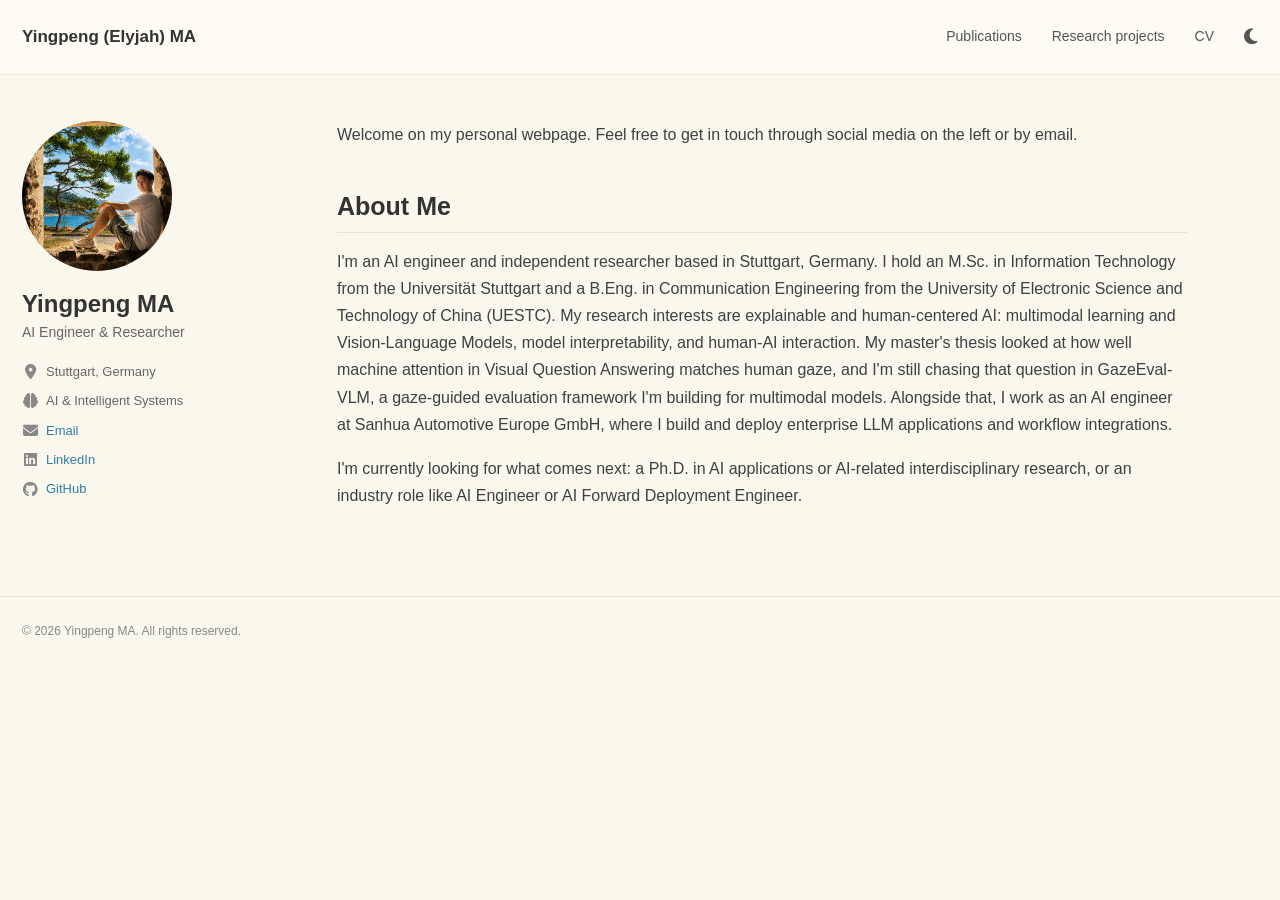
<file: index.html>
<!doctype html>
<html lang="en">
<head>
  <meta charset="utf-8">
  <meta name="viewport" content="width=device-width, initial-scale=1">
  <title>Home | Yingpeng MA</title>
  <link rel="stylesheet" href="style.css">
  <link rel="stylesheet" href="https://cdnjs.cloudflare.com/ajax/libs/font-awesome/6.7.2/css/all.min.css">
</head>

<body>
  <!-- Top Navigation -->
  <div class="masthead">
    <div class="masthead__inner-wrap">
      <div class="site-title">
        <a href="index.html">Yingpeng (Elyjah) MA</a>
      </div>
      <button class="nav-toggle" aria-label="Toggle navigation">☰</button>
      <nav class="greedy-nav">
        <a href="publications.html">Publications</a>
        <a href="projects.html">Research projects</a>
        <a href="cv.html">CV</a>
        <button class="mode-toggle" aria-label="Toggle dark mode" title="黑白模式切换">
          <i class="fa-solid fa-moon"></i>
        </button>
      </nav>
    </div>
  </div>

  <!-- Main Page Layout -->
  <div class="page-wrap">
    <!-- Left Sidebar -->
    <aside class="sidebar">
      <div class="author-profile">
        <img class="author-avatar"
             src="assets/p1.png"
             alt="Yingpeng Ma">

        <h1>Yingpeng MA</h1>
        <p class="author-role">AI Engineer & Researcher</p>

        <ul class="author-links">
          <li>
            <i class="fa-solid fa-location-dot icon"></i>
            <span>Stuttgart, Germany</span>
          </li>
          <li>
            <i class="fa-solid fa-brain icon"></i>
            <span>AI & Intelligent Systems</span>
          </li>
          <li>
            <i class="fa-solid fa-envelope icon"></i>
            <a href="mailto:yingpengma@gmail.com">Email</a>
          </li>
          <li>
            <i class="fa-brands fa-linkedin icon"></i>
            <a href="https://www.linkedin.com/in/yp-elyjah-ma/" target="_blank">LinkedIn</a>
          </li>
          <li>
            <i class="fa-brands fa-github icon"></i>
            <a href="https://github.com/ingingx" target="_blank">GitHub</a>
          </li>
        </ul>
      </div>
    </aside>

    <!-- Main Content -->
    <main class="page-content">
      <article class="page">
        <p class="intro">
          Welcome on my personal webpage. 
          Feel free to get in touch through social media on the left or by email.
        </p>

        <h2>About Me</h2>

        <p>
          I'm an AI engineer and independent researcher based in Stuttgart, Germany.
          I hold an M.Sc. in Information Technology from the Universität Stuttgart
          and a B.Eng. in Communication Engineering from the University of Electronic
          Science and Technology of China (UESTC). My research interests are
          explainable and human-centered AI: multimodal learning and Vision-Language
          Models, model interpretability, and human-AI interaction. My master's
          thesis looked at how well machine attention in Visual Question Answering
          matches human gaze, and I'm still chasing that question in GazeEval-VLM, a
          gaze-guided evaluation framework I'm building for multimodal models.
          Alongside that, I work as an AI engineer at Sanhua Automotive Europe GmbH,
          where I build and deploy enterprise LLM applications and workflow
          integrations.
        </p>

        <p>
          I'm currently looking for what comes next: a Ph.D. in AI applications or
          AI-related interdisciplinary research, or an industry role like AI
          Engineer or AI Forward Deployment Engineer.
        </p>
      </article>
    </main>
  </div>

  <!-- Footer -->
  <footer>
    © <span id="year"></span> Yingpeng MA. All rights reserved.
  </footer>

  <script src="script.js"></script>
</body>
</html>
</file>
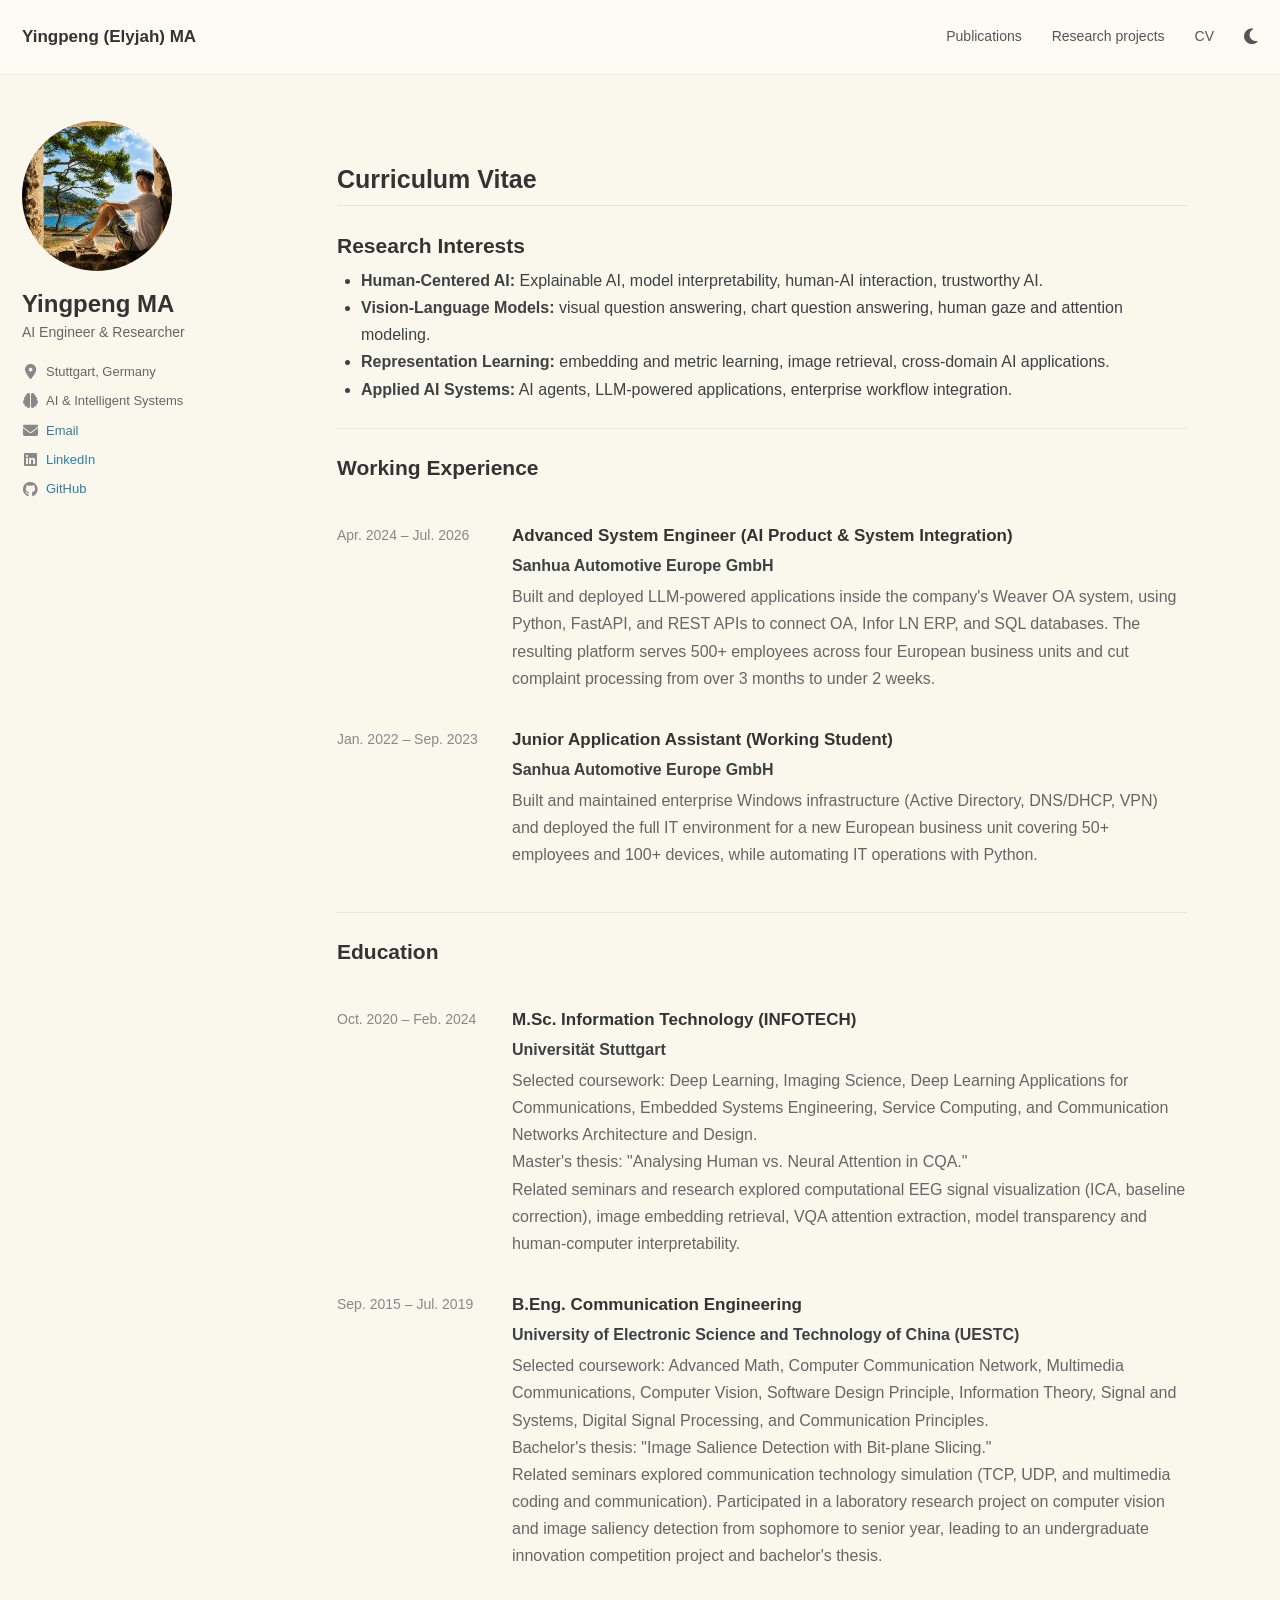
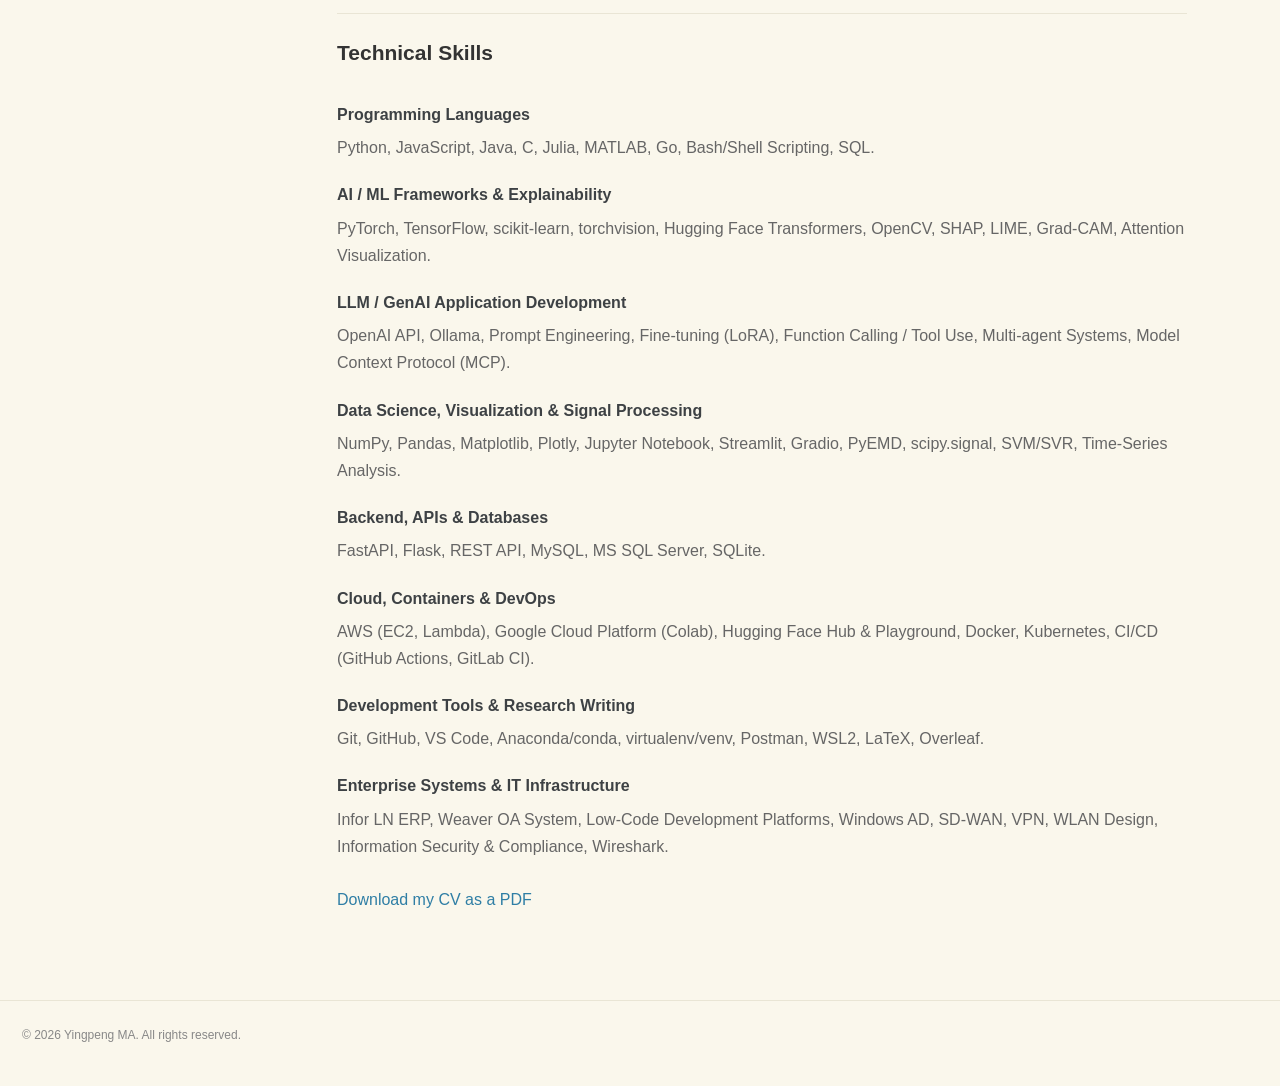
<file: cv.html>
<!doctype html>
<html lang="en">
<head>
  <meta charset="utf-8">
  <meta name="viewport" content="width=device-width, initial-scale=1">
  <title>CV | Yingpeng MA</title>
  <link rel="stylesheet" href="style.css">
  <link rel="stylesheet" href="https://cdnjs.cloudflare.com/ajax/libs/font-awesome/6.7.2/css/all.min.css">
</head>

<body>
  <!-- Top Navigation -->
  <div class="masthead">
    <div class="masthead__inner-wrap">
      <div class="site-title">
        <a href="index.html">Yingpeng (Elyjah) MA</a>
      </div>
      <button class="nav-toggle" aria-label="Toggle navigation">☰</button>
      <nav class="greedy-nav">
        <a href="publications.html">Publications</a>
        <a href="projects.html">Research projects</a>
        <a href="cv.html">CV</a>
        <button class="mode-toggle" aria-label="Toggle dark mode" title="黑白模式切换">
          <i class="fa-solid fa-moon"></i>
        </button>
      </nav>
    </div>
  </div>

  <!-- Main Page Layout -->
  <div class="page-wrap">
    <!-- Left Sidebar -->
    <aside class="sidebar">
      <div class="author-profile">
        <img class="author-avatar"
             src="assets/p1.png"
             alt="Yingpeng Ma">

        <h1>Yingpeng MA</h1>
        <p class="author-role">AI Engineer & Researcher</p>

        <ul class="author-links">
          <li>
            <i class="fa-solid fa-location-dot icon"></i>
            <span>Stuttgart, Germany</span>
          </li>
          <li>
            <i class="fa-solid fa-brain icon"></i>
            <span>AI & Intelligent Systems</span>
          </li>
          <li>
            <i class="fa-solid fa-envelope icon"></i>
            <a href="mailto:yingpengma@gmail.com">Email</a>
          </li>
          <li>
            <i class="fa-brands fa-linkedin icon"></i>
            <a href="https://www.linkedin.com/in/yp-elyjah-ma/" target="_blank">LinkedIn</a>
          </li>
          <li>
            <i class="fa-brands fa-github icon"></i>
            <a href="https://github.com/ingingx" target="_blank">GitHub</a>
          </li>
        </ul>
      </div>
    </aside>

    <!-- Main Content -->
    <main class="page-content">
      <article class="page">
        <h2>Curriculum Vitae</h2>

        <h3 class="cv-section-title">Research Interests</h3>
        <ul>
          <li>
            <strong>Human-Centered AI:</strong> Explainable AI, model
            interpretability, human-AI interaction, trustworthy AI.
          </li>
          <li>
            <strong>Vision-Language Models:</strong> visual question answering,
            chart question answering, human gaze and attention modeling.
          </li>
          <li>
            <strong>Representation Learning:</strong> embedding and metric
            learning, image retrieval, cross-domain AI applications.
          </li>
          <li>
            <strong>Applied AI Systems:</strong> AI agents, LLM-powered applications,
            enterprise workflow integration.
          </li>
        </ul>

        <h3 class="cv-section-title">Working Experience</h3>

        <div class="cv-list">
          <div class="cv-item">
            <div class="cv-date">Apr. 2024 – Jul. 2026</div>
            <div>
              <h4>Advanced System Engineer (AI Product & System Integration)</h4>
              <p class="cv-org">Sanhua Automotive Europe GmbH</p>
              <p>
                Built and deployed LLM-powered applications inside the
                company's Weaver OA system, using Python, FastAPI, and REST
                APIs to connect OA, Infor LN ERP, and SQL databases. The
                resulting platform serves 500+ employees across four European
                business units and cut complaint processing from over 3 months
                to under 2 weeks.
              </p>
            </div>
          </div>

          <div class="cv-item">
            <div class="cv-date">Jan. 2022 – Sep. 2023</div>
            <div>
              <h4>Junior Application Assistant (Working Student)</h4>
              <p class="cv-org">Sanhua Automotive Europe GmbH</p>
              <p>
                Built and maintained enterprise Windows infrastructure (Active
                Directory, DNS/DHCP, VPN) and deployed the full IT environment
                for a new European business unit covering 50+ employees and
                100+ devices, while automating IT operations with Python.
              </p>
            </div>
          </div>
        </div>

        <h3 class="cv-section-title">Education</h3>

        <div class="cv-list">
          <div class="cv-item">
            <div class="cv-date">Oct. 2020 – Feb. 2024</div>
            <div>
              <h4>M.Sc. Information Technology (INFOTECH)</h4>
              <p class="cv-org">Universität Stuttgart</p>
              <p>
                Selected coursework: Deep Learning, Imaging Science, Deep
                Learning Applications for Communications, Embedded Systems
                Engineering, Service Computing, and Communication Networks
                Architecture and Design.
              </p>
              <p>
                Master's thesis: "Analysing Human vs. Neural Attention in
                CQA."
              </p>
              <p>
                Related seminars and research explored computational EEG
                signal visualization (ICA, baseline correction), image
                embedding retrieval, VQA attention extraction, model
                transparency and human-computer interpretability.
              </p>
            </div>
          </div>

          <div class="cv-item">
            <div class="cv-date">Sep. 2015 – Jul. 2019</div>
            <div>
              <h4>B.Eng. Communication Engineering</h4>
              <p class="cv-org">University of Electronic Science and Technology of China (UESTC)</p>
              <p>
                Selected coursework: Advanced Math, Computer Communication
                Network, Multimedia Communications, Computer Vision, Software
                Design Principle, Information Theory, Signal and Systems,
                Digital Signal Processing, and Communication Principles.
              </p>
              <p>
                Bachelor's thesis: "Image Salience Detection with Bit-plane
                Slicing."
              </p>
              <p>
                Related seminars explored communication technology simulation
                (TCP, UDP, and multimedia coding and communication).
                Participated in a laboratory research project on computer
                vision and image saliency detection from sophomore to senior
                year, leading to an undergraduate innovation competition
                project and bachelor's thesis.
              </p>
            </div>
          </div>
        </div>

        <h3 class="cv-section-title">Technical Skills</h3>
        <ul class="skill-list">
          <li class="skill-item">
            <strong>Programming Languages</strong>
            <span>Python, JavaScript, Java, C, Julia, MATLAB, Go, Bash/Shell
            Scripting, SQL.</span>
          </li>
          <li class="skill-item">
            <strong>AI / ML Frameworks & Explainability</strong>
            <span>PyTorch, TensorFlow, scikit-learn, torchvision, Hugging Face
            Transformers, OpenCV, SHAP, LIME, Grad-CAM, Attention
            Visualization.</span>
          </li>
          <li class="skill-item">
            <strong>LLM / GenAI Application Development</strong>
            <span>OpenAI API, Ollama, Prompt Engineering, Fine-tuning (LoRA),
            Function Calling / Tool Use, Multi-agent Systems, Model Context
            Protocol (MCP).</span>
          </li>
          <li class="skill-item">
            <strong>Data Science, Visualization & Signal Processing</strong>
            <span>NumPy, Pandas, Matplotlib, Plotly, Jupyter Notebook,
            Streamlit, Gradio, PyEMD, scipy.signal, SVM/SVR, Time-Series
            Analysis.</span>
          </li>
          <li class="skill-item">
            <strong>Backend, APIs & Databases</strong>
            <span>FastAPI, Flask, REST API, MySQL, MS SQL Server, SQLite.</span>
          </li>
          <li class="skill-item">
            <strong>Cloud, Containers & DevOps</strong>
            <span>AWS (EC2, Lambda), Google Cloud Platform (Colab), Hugging
            Face Hub & Playground, Docker, Kubernetes, CI/CD (GitHub Actions,
            GitLab CI).</span>
          </li>
          <li class="skill-item">
            <strong>Development Tools & Research Writing</strong>
            <span>Git, GitHub, VS Code, Anaconda/conda, virtualenv/venv,
            Postman, WSL2, LaTeX, Overleaf.</span>
          </li>
          <li class="skill-item">
            <strong>Enterprise Systems & IT Infrastructure</strong>
            <span>Infor LN ERP, Weaver OA System, Low-Code Development
            Platforms, Windows AD, SD-WAN, VPN, WLAN Design, Information
            Security & Compliance, Wireshark.</span>
          </li>
        </ul>

        <p><a href="cv.pdf">Download my CV as a PDF</a></p>
      </article>
    </main>
  </div>

  <!-- Footer -->
  <footer>
    © <span id="year"></span> Yingpeng MA. All rights reserved.
  </footer>

  <script src="script.js"></script>
</body>
</html>
</file>
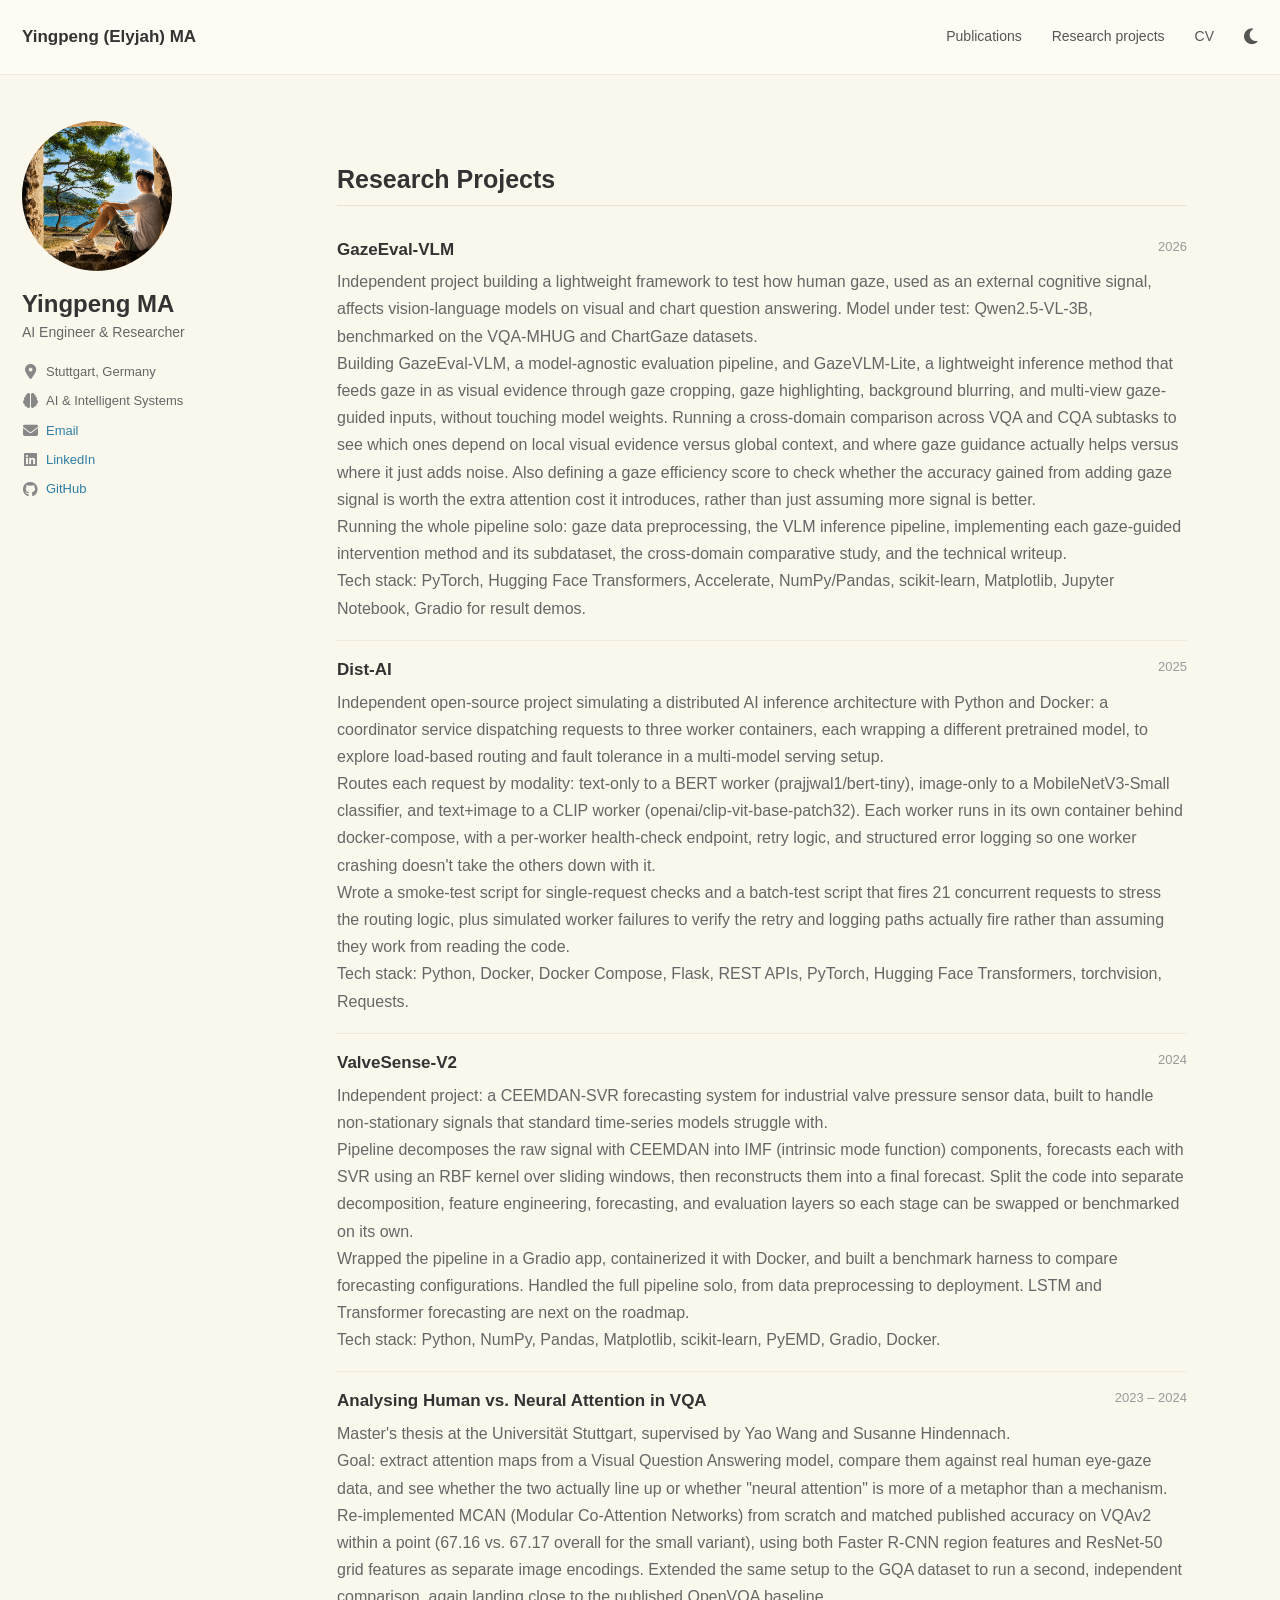
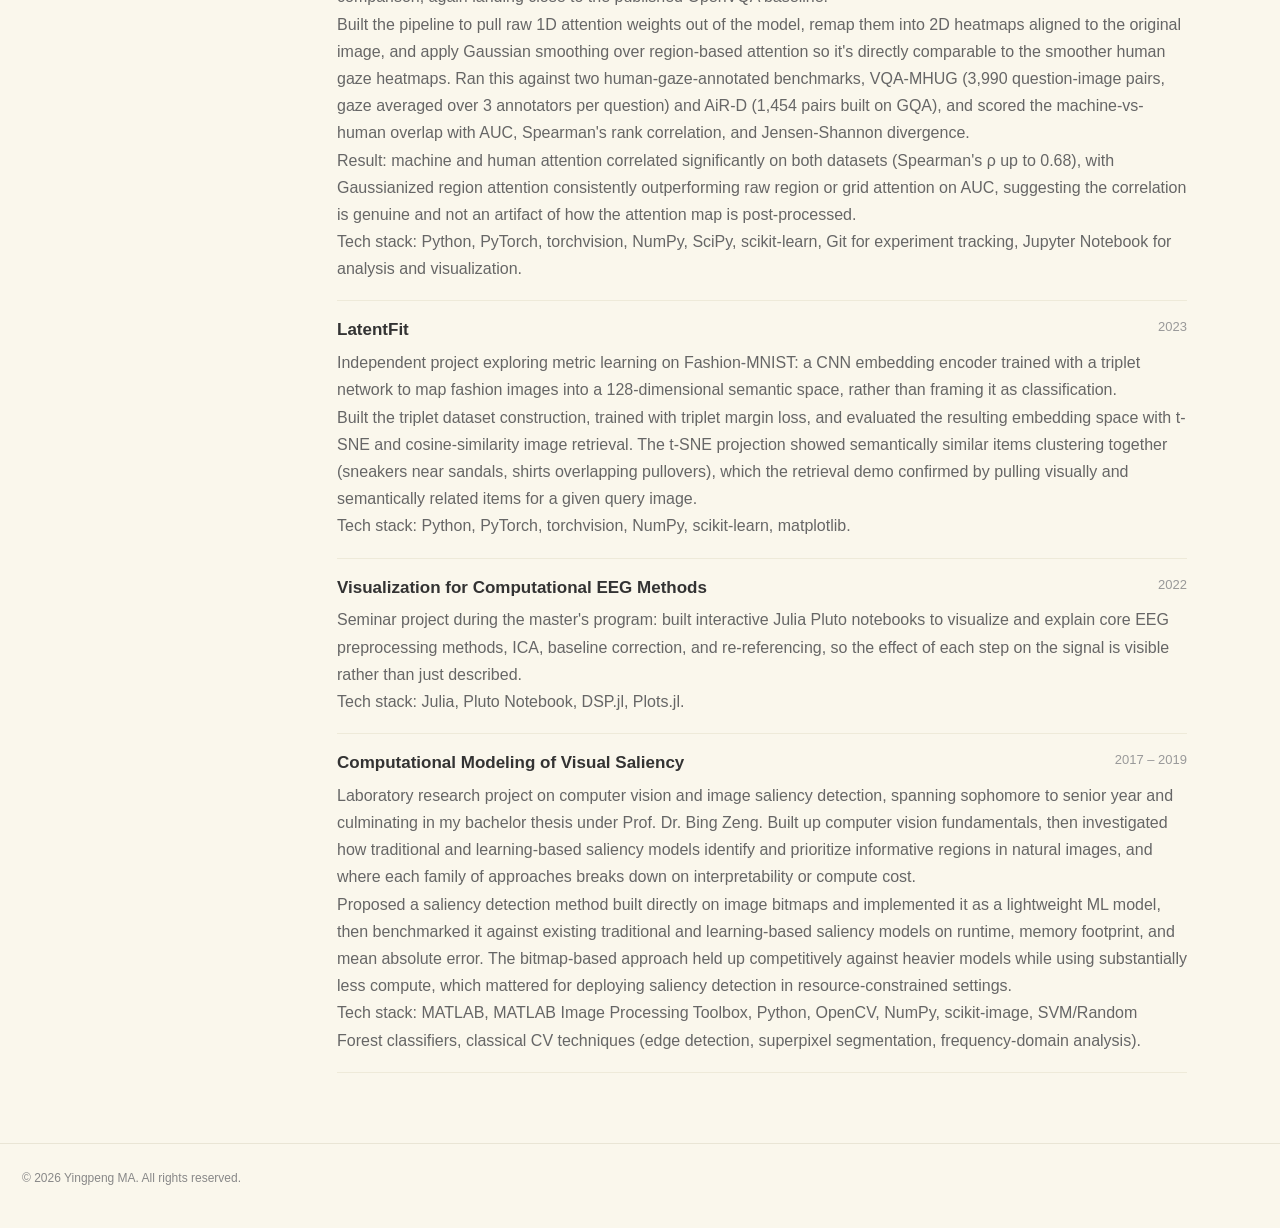
<file: projects.html>
<!doctype html>
<html lang="en">
<head>
  <meta charset="utf-8">
  <meta name="viewport" content="width=device-width, initial-scale=1">
  <title>Research Projects | Yingpeng MA</title>
  <link rel="stylesheet" href="style.css">
  <link rel="stylesheet" href="https://cdnjs.cloudflare.com/ajax/libs/font-awesome/6.7.2/css/all.min.css">
</head>

<body>
  <!-- Top Navigation -->
  <div class="masthead">
    <div class="masthead__inner-wrap">
      <div class="site-title">
        <a href="index.html">Yingpeng (Elyjah) MA</a>
      </div>
      <button class="nav-toggle" aria-label="Toggle navigation">☰</button>
      <nav class="greedy-nav">
        <a href="publications.html">Publications</a>
        <a href="projects.html">Research projects</a>
        <a href="cv.html">CV</a>
        <button class="mode-toggle" aria-label="Toggle dark mode" title="黑白模式切换">
          <i class="fa-solid fa-moon"></i>
        </button>
      </nav>
    </div>
  </div>

  <!-- Main Page Layout -->
  <div class="page-wrap">
    <!-- Left Sidebar -->
    <aside class="sidebar">
      <div class="author-profile">
        <img class="author-avatar"
             src="assets/p1.png"
             alt="Yingpeng Ma">

        <h1>Yingpeng MA</h1>
        <p class="author-role">AI Engineer & Researcher</p>

        <ul class="author-links">
          <li>
            <i class="fa-solid fa-location-dot icon"></i>
            <span>Stuttgart, Germany</span>
          </li>
          <li>
            <i class="fa-solid fa-brain icon"></i>
            <span>AI & Intelligent Systems</span>
          </li>
          <li>
            <i class="fa-solid fa-envelope icon"></i>
            <a href="mailto:yingpengma@gmail.com">Email</a>
          </li>
          <li>
            <i class="fa-brands fa-linkedin icon"></i>
            <a href="https://www.linkedin.com/in/yp-elyjah-ma/" target="_blank">LinkedIn</a>
          </li>
          <li>
            <i class="fa-brands fa-github icon"></i>
            <a href="https://github.com/ingingx" target="_blank">GitHub</a>
          </li>
        </ul>
      </div>
    </aside>

    <!-- Main Content -->
    <main class="page-content">
      <article class="page">
        <h2>Research Projects</h2>

        <div class="project">
          <h3>GazeEval-VLM <span>2026</span></h3>
          <p>
            Independent project building a lightweight framework to test how human gaze,
            used as an external cognitive signal, affects vision-language models on visual
            and chart question answering. Model under test: Qwen2.5-VL-3B, benchmarked on
            the VQA-MHUG and ChartGaze datasets.
          </p>
          <p>
            Building GazeEval-VLM, a model-agnostic evaluation pipeline, and GazeVLM-Lite, a
            lightweight inference method that feeds gaze in as visual evidence through
            gaze cropping, gaze highlighting, background blurring, and multi-view
            gaze-guided inputs, without touching model weights. Running a cross-domain
            comparison across VQA and CQA subtasks to see which ones depend on local
            visual evidence versus global context, and where gaze guidance actually helps
            versus where it just adds noise. Also defining a gaze efficiency score to check
            whether the accuracy gained from adding gaze signal is worth the extra
            attention cost it introduces, rather than just assuming more signal is better.
          </p>
          <p>
            Running the whole pipeline solo: gaze data preprocessing, the VLM inference
            pipeline, implementing each gaze-guided intervention method and its
            subdataset, the cross-domain comparative study, and the technical writeup.
          </p>
          <p>
            Tech stack: PyTorch, Hugging Face Transformers, Accelerate, NumPy/Pandas,
            scikit-learn, Matplotlib, Jupyter Notebook, Gradio for result demos.
          </p>
        </div>

        <div class="project">
          <h3>Dist-AI <span>2025</span></h3>
          <p>
            Independent open-source project simulating a distributed AI inference
            architecture with Python and Docker: a coordinator service dispatching
            requests to three worker containers, each wrapping a different
            pretrained model, to explore load-based routing and fault tolerance in
            a multi-model serving setup.
          </p>
          <p>
            Routes each request by modality: text-only to a BERT worker
            (prajjwal1/bert-tiny), image-only to a MobileNetV3-Small classifier, and
            text+image to a CLIP worker (openai/clip-vit-base-patch32). Each worker
            runs in its own container behind docker-compose, with a per-worker
            health-check endpoint, retry logic, and structured error logging so one
            worker crashing doesn't take the others down with it.
          </p>
          <p>
            Wrote a smoke-test script for single-request checks and a batch-test
            script that fires 21 concurrent requests to stress the routing logic,
            plus simulated worker failures to verify the retry and logging paths
            actually fire rather than assuming they work from reading the code.
          </p>
          <p>
            Tech stack: Python, Docker, Docker Compose, Flask, REST APIs, PyTorch,
            Hugging Face Transformers, torchvision, Requests.
          </p>
        </div>

        <div class="project">
          <h3>ValveSense-V2 <span>2024</span></h3>
          <p>
            Independent project: a CEEMDAN-SVR forecasting system for industrial
            valve pressure sensor data, built to handle non-stationary signals that
            standard time-series models struggle with.
          </p>
          <p>
            Pipeline decomposes the raw signal with CEEMDAN into IMF (intrinsic
            mode function) components, forecasts each with SVR using an RBF
            kernel over sliding windows, then reconstructs them into a final
            forecast. Split the code into separate decomposition, feature
            engineering, forecasting, and evaluation layers so each stage can be
            swapped or benchmarked on its own.
          </p>
          <p>
            Wrapped the pipeline in a Gradio app, containerized it with Docker,
            and built a benchmark harness to compare forecasting configurations.
            Handled the full pipeline solo, from data preprocessing to deployment.
            LSTM and Transformer forecasting are next on the roadmap.
          </p>
          <p>
            Tech stack: Python, NumPy, Pandas, Matplotlib, scikit-learn, PyEMD,
            Gradio, Docker.
          </p>
        </div>

        <div class="project">
          <h3>Analysing Human vs. Neural Attention in VQA <span>2023 – 2024</span></h3>
          <p>
            Master's thesis at the Universität Stuttgart, supervised by Yao Wang and
            Susanne Hindennach.
          </p>
          <p>
            Goal: extract attention maps from a Visual Question
            Answering model, compare them against real human eye-gaze data, and see
            whether the two actually line up or whether "neural attention" is more
            of a metaphor than a mechanism.
          </p>
          <p>
            Re-implemented MCAN (Modular Co-Attention Networks) from scratch and
            matched published accuracy on VQAv2 within a point (67.16 vs. 67.17
            overall for the small variant), using both Faster R-CNN region features
            and ResNet-50 grid features as separate image encodings. Extended the
            same setup to the GQA dataset to run a second, independent comparison,
            again landing close to the published OpenVQA baseline.
          </p>
          <p>
            Built the pipeline to pull raw 1D attention weights out of the model,
            remap them into 2D heatmaps aligned to the original image, and apply
            Gaussian smoothing over region-based attention so it's directly
            comparable to the smoother human gaze heatmaps. Ran this against two
            human-gaze-annotated benchmarks, VQA-MHUG (3,990 question-image pairs,
            gaze averaged over 3 annotators per question) and AiR-D (1,454 pairs
            built on GQA), and scored the machine-vs-human overlap with AUC,
            Spearman's rank correlation, and Jensen-Shannon divergence.
          </p>
          <p>
            Result: machine and human attention correlated significantly on both
            datasets (Spearman's ρ up to 0.68), with Gaussianized region attention
            consistently outperforming raw region or grid attention on AUC,
            suggesting the correlation is genuine and not an artifact of how the
            attention map is post-processed.
          </p>
          <p>
            Tech stack: Python, PyTorch, torchvision, NumPy, SciPy, scikit-learn,
            Git for experiment tracking, Jupyter Notebook for analysis and
            visualization.
          </p>
        </div>

        <div class="project">
          <h3>LatentFit <span>2023</span></h3>
          <p>
            Independent project exploring metric learning on Fashion-MNIST: a CNN
            embedding encoder trained with a triplet network to map fashion images
            into a 128-dimensional semantic space, rather than framing it as
            classification.
          </p>
          <p>
            Built the triplet dataset construction, trained with triplet margin
            loss, and evaluated the resulting embedding space with t-SNE and
            cosine-similarity image retrieval. The t-SNE projection showed
            semantically similar items clustering together (sneakers near sandals,
            shirts overlapping pullovers), which the retrieval demo confirmed by
            pulling visually and semantically related items for a given query
            image.
          </p>
          <p>
            Tech stack: Python, PyTorch, torchvision, NumPy, scikit-learn,
            matplotlib.
          </p>
        </div>

        <div class="project">
          <h3>Visualization for Computational EEG Methods <span>2022</span></h3>
          <p>
            Seminar project during the master's program: built interactive Julia
            Pluto notebooks to visualize and explain core EEG preprocessing
            methods, ICA, baseline correction, and re-referencing, so the effect of
            each step on the signal is visible rather than just described.
          </p>
          <p>
            Tech stack: Julia, Pluto Notebook, DSP.jl, Plots.jl.
          </p>
        </div>

        <div class="project">
          <h3>Computational Modeling of Visual Saliency <span>2017 – 2019</span></h3>
          <p>
            Laboratory research project on computer vision and image saliency
            detection, spanning sophomore to senior year and culminating in my
            bachelor thesis under Prof. Dr. Bing Zeng. Built up computer vision
            fundamentals, then investigated how traditional and learning-based
            saliency models identify and prioritize informative regions in natural
            images, and where each family of approaches breaks down on
            interpretability or compute cost.
          </p>
          <p>
            Proposed a saliency detection method built directly on image bitmaps
            and implemented it as a lightweight ML model, then benchmarked it
            against existing traditional and learning-based saliency models on
            runtime, memory footprint, and mean absolute error. The bitmap-based
            approach held up competitively against heavier models while using
            substantially less compute, which mattered for deploying saliency
            detection in resource-constrained settings.
          </p>
          <p>
            Tech stack: MATLAB, MATLAB Image Processing Toolbox, Python, OpenCV,
            NumPy, scikit-image, SVM/Random Forest classifiers, classical CV
            techniques (edge detection, superpixel segmentation, frequency-domain
            analysis).
          </p>
        </div>
      </article>
    </main>
  </div>

  <!-- Footer -->
  <footer>
    © <span id="year"></span> Yingpeng MA. All rights reserved.
  </footer>

  <script src="script.js"></script>
</body>
</html>
</file>
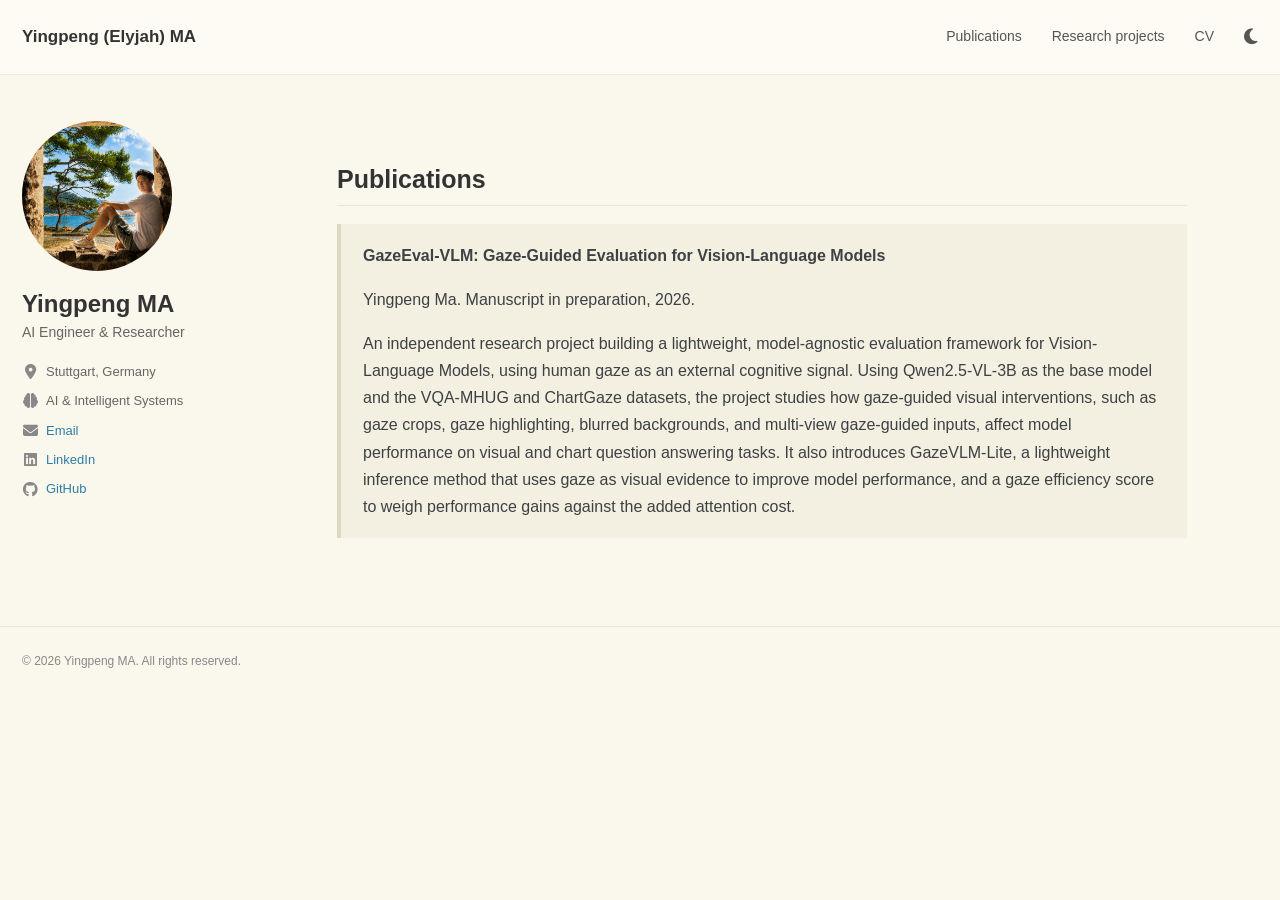
<file: publications.html>
<!doctype html>
<html lang="en">
<head>
  <meta charset="utf-8">
  <meta name="viewport" content="width=device-width, initial-scale=1">
  <title>Publications | Yingpeng MA</title>
  <link rel="stylesheet" href="style.css">
  <link rel="stylesheet" href="https://cdnjs.cloudflare.com/ajax/libs/font-awesome/6.7.2/css/all.min.css">
</head>

<body>
  <!-- Top Navigation -->
  <div class="masthead">
    <div class="masthead__inner-wrap">
      <div class="site-title">
        <a href="index.html">Yingpeng (Elyjah) MA</a>
      </div>
      <button class="nav-toggle" aria-label="Toggle navigation">☰</button>
      <nav class="greedy-nav">
        <a href="publications.html">Publications</a>
        <a href="projects.html">Research projects</a>
        <a href="cv.html">CV</a>
        <button class="mode-toggle" aria-label="Toggle dark mode" title="黑白模式切换">
          <i class="fa-solid fa-moon"></i>
        </button>
      </nav>
    </div>
  </div>

  <!-- Main Page Layout -->
  <div class="page-wrap">
    <!-- Left Sidebar -->
    <aside class="sidebar">
      <div class="author-profile">
        <img class="author-avatar"
             src="assets/p1.png"
             alt="Yingpeng Ma">

        <h1>Yingpeng MA</h1>
        <p class="author-role">AI Engineer & Researcher</p>

        <ul class="author-links">
          <li>
            <i class="fa-solid fa-location-dot icon"></i>
            <span>Stuttgart, Germany</span>
          </li>
          <li>
            <i class="fa-solid fa-brain icon"></i>
            <span>AI & Intelligent Systems</span>
          </li>
          <li>
            <i class="fa-solid fa-envelope icon"></i>
            <a href="mailto:yingpengma@gmail.com">Email</a>
          </li>
          <li>
            <i class="fa-brands fa-linkedin icon"></i>
            <a href="https://www.linkedin.com/in/yp-elyjah-ma/" target="_blank">LinkedIn</a>
          </li>
          <li>
            <i class="fa-brands fa-github icon"></i>
            <a href="https://github.com/ingingx" target="_blank">GitHub</a>
          </li>
        </ul>
      </div>
    </aside>

    <!-- Main Content -->
    <main class="page-content">
      <article class="page">
        <h2>Publications</h2>

        <div class="notice">
          <p>
            <strong>
              GazeEval-VLM: Gaze-Guided Evaluation for Vision-Language Models
            </strong>
          </p>
          <p>Yingpeng Ma. Manuscript in preparation, 2026.</p>
          <p>
            An independent research project building a lightweight,
            model-agnostic evaluation framework for Vision-Language Models,
            using human gaze as an external cognitive signal. Using
            Qwen2.5-VL-3B as the base model and the VQA-MHUG and ChartGaze
            datasets, the project studies how gaze-guided visual
            interventions, such as gaze crops, gaze highlighting, blurred
            backgrounds, and multi-view gaze-guided inputs, affect model
            performance on visual and chart question answering tasks. It also
            introduces GazeVLM-Lite, a lightweight inference method that uses
            gaze as visual evidence to improve model performance, and a gaze
            efficiency score to weigh performance gains against the added
            attention cost.
          </p>
        </div>
      </article>
    </main>
  </div>

  <!-- Footer -->
  <footer>
    © <span id="year"></span> Yingpeng MA. All rights reserved.
  </footer>

  <script src="script.js"></script>
</body>
</html>
</file>
<file: style.css>
/* =========================================================
   style.css
   Global visual styles for the whole website.
   ========================================================= */

/* CSS Variables for consistent theming and easy maintenance */
:root {
  /* Layout */
  --max-width: 1280px;
  --padding-x: 22px;
  --sidebar-width: 260px;
  --sidebar-gap: 55px;
  
  /* Typography */
  --font-family: -apple-system, BlinkMacSystemFont, "Segoe UI", Roboto, Helvetica, Arial, sans-serif;
  --font-size-base: 16px;
  --font-size-sm: 14px;
  --font-size-xs: 13px;
  --line-height-base: 1.7;
  
  /* Colors */
  --color-white: #fdfbf3;
  --color-bg: #faf7ec;
  --color-text-primary: #3d4144;
  --color-text-secondary: #666;
  --color-text-tertiary: #888;
  --color-text-dark: #333;
  --color-text-link: #2f7ea5;
  --color-text-link-hover: #1b5f80;
  --color-text-nav: #555;
  --color-text-nav-hover: #222;
  --color-border-light: #eeead9;
  --color-border-subtle: #e9e5d5;
  --color-border-light-left: #ddd8c4;
  --color-bg-notice: #f4f0e1;
  --color-icon: #888;
  --color-muted: #777;
  --color-gray-light: #999;
}

/* Dark ("black background, white text") mode palette.
   Overrides the same CSS variables used everywhere else, so every
   component that already reads var(--color-*) picks up the dark
   colors automatically without needing separate dark-mode rules.
   Backgrounds use a softened dark gray (not pure black) and the
   light-mode background above is a warm off-white (not pure white)
   so neither mode is a harsh, eye-straining black-on-white or
   white-on-black extreme. */
html.dark-mode {
  --color-white: #2a2a2a;
  --color-bg: #242424;
  --color-text-primary: #e4e4e4;
  --color-text-secondary: #bbb;
  --color-text-tertiary: #999;
  --color-text-dark: #f0f0f0;
  --color-text-link: #6cb6e0;
  --color-text-link-hover: #94cdf0;
  --color-text-nav: #ccc;
  --color-text-nav-hover: #fff;
  --color-border-light: #3a3a3a;
  --color-border-subtle: #383838;
  --color-border-light-left: #4a4a4a;
  --color-bg-notice: #2e2e2e;
  --color-icon: #aaa;
  --color-muted: #aaa;
  --color-gray-light: #777;
}

/* Smooth transition when switching modes. */
body, .masthead, .greedy-nav, .sidebar, main, footer {
  transition: background-color 0.2s ease, color 0.2s ease, border-color 0.2s ease;
}

/* Make width/height calculations easier and more predictable. */
* {
  box-sizing: border-box;
}

/* Smooth scrolling when clicking internal anchor links. */
html {
  scroll-behavior: smooth;
}

/* Global page appearance. */
body {
  margin: 0;
  color: var(--color-text-primary);
  background: var(--color-bg);
  font-family: var(--font-family);
  font-size: var(--font-size-base);
  line-height: var(--line-height-base);
}

/* Default hyperlink style. */
a {
  color: var(--color-text-link);
  text-decoration: none;
}

/* Visual feedback when hovering over links. */
a:hover {
  color: var(--color-text-link-hover);
  text-decoration: underline;
}

/* =========================================================
   TOP NAVIGATION / MASTHEAD
   ========================================================= */

.masthead {
  border-bottom: 1px solid var(--color-border-light);
  background: var(--color-white);
  min-height: 74px;
}

.masthead__inner-wrap {
  max-width: var(--max-width);
  margin: auto;
  padding: 0 var(--padding-x);
  min-height: 74px;
  display: flex;
  align-items: center;
}

.site-title {
  font-size: 17px;
  font-weight: 700;
  color: var(--color-text-dark);
  margin-right: auto;
}

.site-title a {
  color: var(--color-text-dark);
  text-decoration: none;
}

.greedy-nav {
  display: flex;
  align-items: center;
  gap: 30px;
}

.greedy-nav a {
  color: var(--color-text-nav);
  font-size: var(--font-size-sm);
}

.greedy-nav a:hover {
  color: var(--color-text-nav-hover);
  text-decoration: none;
}

.nav-toggle {
  display: none;
  border: 0;
  background: none;
  font-size: 22px;
  cursor: pointer;
}

.mode-toggle {
  border: 0;
  background: none;
  font-size: 18px;
  cursor: pointer;
  color: var(--color-text-nav);
  padding: 0;
  line-height: 1;
}

.mode-toggle:hover {
  color: var(--color-text-nav-hover);
}


/* =========================================================
   MAIN TWO-COLUMN PAGE LAYOUT
   ========================================================= */

.page-wrap {
  max-width: var(--max-width);
  margin: auto;
  padding: 46px var(--padding-x) 70px;
  display: grid;
  grid-template-columns: var(--sidebar-width) minmax(0, 1fr);
  gap: var(--sidebar-gap);
}

.author-profile {
  position: sticky;
  top: 25px;
}

.author-avatar {
  width: 150px;
  height: 150px;
  border-radius: 50%;
  object-fit: cover;
  display: block;
  margin-bottom: 18px;
  background: #eee;
}

.author-profile h1 {
  margin: 0 0 2px;
  color: var(--color-text-dark);
  font-size: 24px;
  font-weight: 700;
  line-height: 1.25;
}

.author-role {
  margin: 0 0 15px;
  color: var(--color-text-secondary);
  font-size: var(--font-size-sm);
}

/* Reset list styles and apply consistent spacing */
.author-links {
  list-style: none;
  padding: 0;
  margin: 0;
  color: var(--color-text-secondary);
  font-size: var(--font-size-xs);
  line-height: 1.8;
}

.author-links li {
  display: flex;
  align-items: center;
  gap: 8px;
  margin: 6px 0;
}

/* Font Awesome icon styling with proper alignment */
.author-links .icon {
  width: 16px;
  min-width: 16px;
  flex-shrink: 0;
  color: var(--color-icon);
  text-align: center;
  font-size: 15px;
  display: flex;
  align-items: center;
  justify-content: center;
}

.page-content {
  min-width: 0;
  max-width: 850px;
}

.page {
  padding-top: 0;
}

.intro {
  margin-top: 0;
  font-size: var(--font-size-base);
}

/* =========================================================
   ARTICLE TYPOGRAPHY
   ========================================================= */

h2 {
  margin: 42px 0 15px;
  padding-bottom: 9px;
  border-bottom: 1px solid var(--color-border-subtle);
  color: var(--color-text-dark);
  font-size: 25px;
  font-weight: 700;
  line-height: 1.3;
}

h3 {
  margin: 25px 0 7px;
  color: var(--color-text-dark);
  font-size: 18px;
  line-height: 1.4;
}

h4 {
  margin: 0 0 4px;
  color: var(--color-text-dark);
  font-size: 17px;
  line-height: 1.4;
}

p {
  margin: 0 0 17px;
}

ul {
  margin-top: 0;
  padding-left: 24px;
}

.notice {
  padding: 18px 22px;
  background: var(--color-bg-notice);
  border-left: 4px solid var(--color-border-light-left);
  margin: 18px 0;
}

.notice p:last-child {
  margin-bottom: 0;
}

.muted {
  color: var(--color-muted);
  font-size: var(--font-size-sm);
}

/* =========================================================
   RESEARCH PROJECTS PAGE
   ========================================================= */

.project {
  padding: 17px 0 18px;
  border-bottom: 1px solid var(--color-border-light);
}

.project h3 {
  margin: 0 0 7px;
  font-size: 17px;
}

.project h3 span {
  float: right;
  color: var(--color-gray-light);
  font-size: var(--font-size-xs);
  font-weight: 400;
}

.project p {
  margin: 0;
  color: var(--color-text-secondary);
}

/* =========================================================
   CV PAGE
   ========================================================= */

.cv-list {
  margin-top: 24px;
}

.cv-item {
  display: grid;
  grid-template-columns: 150px 1fr;
  gap: 25px;
  padding: 18px 0;
}

.cv-date {
  color: var(--color-text-tertiary);
  font-size: var(--font-size-sm);
}

.cv-item h3 {
  margin: 0 0 4px;
  font-size: 17px;
}

.cv-item p {
  margin: 0;
  color: var(--color-text-secondary);
}

.cv-item p.cv-org {
  margin: 0 0 4px;
  color: var(--color-text-primary);
  font-weight: 600;
}

.cv-section-title {
  font-size: 21px;
  padding-top: 24px;
  border-top: 1px solid var(--color-border-subtle);
}

.cv-section-title:first-of-type {
  padding-top: 0;
  border-top: none;
}

.skill-list {
  margin-top: 24px;
  list-style: none;
  padding: 0;
}

.skill-item {
  padding: 10px 0;
}

.skill-item strong {
  display: block;
  margin-bottom: 6px;
}

.skill-item span {
  color: var(--color-text-secondary);
}

/* =========================================================
   FOOTER
   ========================================================= */

footer {
  border-top: 1px solid var(--color-border-subtle);
  max-width: var(--max-width);
  margin: auto;
  padding: 24px var(--padding-x) 40px;
  color: var(--color-text-tertiary);
  font-size: 12px;
}

/* =========================================================
   MOBILE RESPONSIVE LAYOUT (max-width: 800px)
   ========================================================= */

@media (max-width: 800px) {
  .masthead,
  .masthead__inner-wrap {
    min-height: 60px;
  }

  .greedy-nav {
    display: none;
    position: absolute;
    top: 60px;
    left: 0;
    right: 0;
    background: var(--color-white);
    border-bottom: 1px solid var(--color-border-subtle);
    padding: 15px var(--padding-x);
    flex-direction: column;
    gap: 12px;
    z-index: 10;
  }

  .greedy-nav.open {
    display: flex;
  }

  .nav-toggle {
    display: block;
  }

  .page-wrap {
    grid-template-columns: 1fr;
    gap: 35px;
    padding-top: 30px;
  }

  .author-profile {
    position: static;
  }

  .author-avatar {
    width: 120px;
    height: 120px;
  }

  .project h3 span {
    float: none;
    display: block;
    margin-top: 3px;
  }

  .cv-item {
    grid-template-columns: 1fr;
    gap: 3px;
  }
}
</file>
